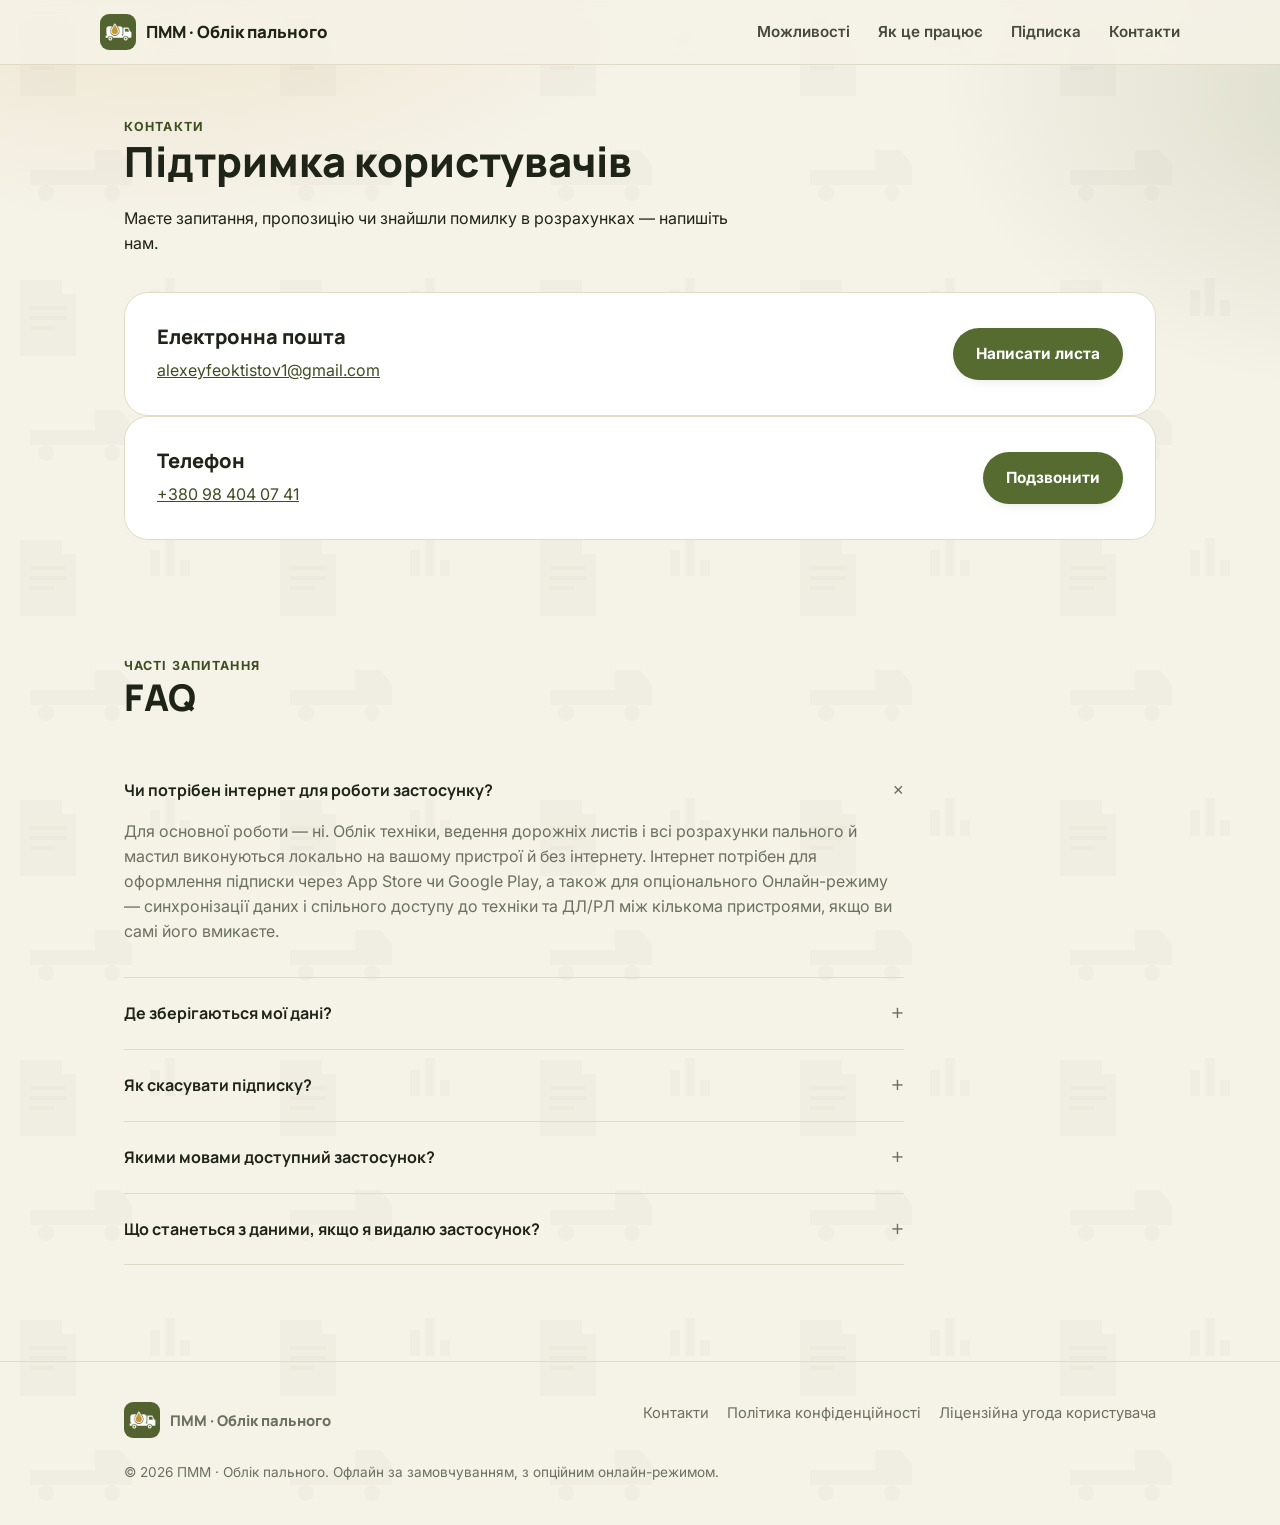
<file: contacts.html>
<!doctype html>
<html lang="uk">
<head>
<meta charset="utf-8">
<meta name="viewport" content="width=device-width, initial-scale=1">
<title>Контакти — ПММ · Облік пального</title>
<meta name="description" content="Зв'яжіться з підтримкою застосунку ПММ (Облік пального) та знайдіть відповіді на часті запитання.">
<link rel="icon" href="assets/img/favicon-32.png" sizes="32x32">
<link rel="apple-touch-icon" href="assets/img/app-icon-192.png">
<link rel="preconnect" href="https://fonts.googleapis.com">
<link rel="preconnect" href="https://fonts.gstatic.com" crossorigin>
<link href="https://fonts.googleapis.com/css2?family=Inter:wght@400;500;600;700;800&family=Manrope:wght@700;800&display=swap" rel="stylesheet">
<link rel="stylesheet" href="assets/css/style.css">
</head>
<body>

<header class="site-header">
  <div class="container site-header__bar">
    <a class="brand" href="index.html">
      <img src="assets/img/app-icon-192.png" alt="">
      ПММ · Облік пального
    </a>
    <button class="nav-toggle" id="navToggle" aria-label="Меню" aria-expanded="false">☰</button>
    <nav class="nav" id="siteNav">
      <a href="index.html#features">Можливості</a>
      <a href="index.html#how">Як це працює</a>
      <a href="index.html#plans">Підписка</a>
      <a href="contacts.html">Контакти</a>
    </nav>
  </div>
</header>

<main>
  <section style="padding-top: 48px;">
    <div class="container">
      <div class="section-head">
        <span class="eyebrow">Контакти</span>
        <h1 style="font-size: clamp(1.8rem, 3vw + 1rem, 2.6rem);">Підтримка користувачів</h1>
        <p>Маєте запитання, пропозицію чи знайшли помилку в розрахунках — напишіть нам.</p>
      </div>

      <div class="contact-card">
        <div>
          <h3>Електронна пошта</h3>
          <p style="margin-bottom:0;">
            <a href="mailto:alexeyfeoktistov1@gmail.com">alexeyfeoktistov1@gmail.com</a>
          </p>
        </div>
        <a class="btn btn-primary" href="mailto:alexeyfeoktistov1@gmail.com">Написати листа</a>
      </div>

      <div class="contact-card">
        <div>
          <h3>Телефон</h3>
          <p style="margin-bottom:0;">
            <a href="tel:+380984040741">+380 98 404 07 41</a>
          </p>
        </div>
        <a class="btn btn-primary" href="tel:+380984040741">Подзвонити</a>
      </div>
    </div>
  </section>

  <section>
    <div class="container">
      <div class="section-head">
        <span class="eyebrow">Часті запитання</span>
        <h2>FAQ</h2>
      </div>

      <div style="max-width: 780px;">
        <details class="faq-item" open>
          <summary>Чи потрібен інтернет для роботи застосунку?</summary>
          <p>Для основної роботи — ні. Облік техніки, ведення дорожніх листів і всі
            розрахунки пального й мастил виконуються локально на вашому пристрої й
            без інтернету. Інтернет потрібен для оформлення підписки через App Store
            чи Google Play, а також для опціонального Онлайн-режиму — синхронізації
            даних і спільного доступу до техніки та ДЛ/РЛ між кількома пристроями,
            якщо ви самі його вмикаєте.</p>
        </details>
        <details class="faq-item">
          <summary>Де зберігаються мої дані?</summary>
          <p>За замовчуванням — лише локально на вашому пристрої, у внутрішній базі
            даних застосунку; розробник не має до них доступу. Якщо ви вмикаєте
            Онлайн-режим для синхронізації чи спільного доступу, копія цих даних
            додатково зберігається на захищеному сервері — вимкнути Онлайн-режим і
            видалити серверну копію можна будь-коли в меню застосунку.</p>
        </details>
        <details class="faq-item">
          <summary>Як скасувати підписку?</summary>
          <p>Підписка керується через ваш обліковий запис App Store (Apple) або
            Google Play (Google) у розділі підписок — не в самому застосунку.</p>
        </details>
        <details class="faq-item">
          <summary>Якими мовами доступний застосунок?</summary>
          <p>Наразі лише українською.</p>
        </details>
        <details class="faq-item">
          <summary>Що станеться з даними, якщо я видалю застосунок?</summary>
          <p>Дані, що зберігаються лише локально, видаляються разом із застосунком
            повністю й безповоротно. Якщо був увімкнений Онлайн-режим, синхронізована
            копія лишається на сервері — щоб видалити і її, зробіть це в меню
            застосунку до видалення самого застосунку. Рекомендуємо заздалегідь
            експортувати важливі документи.</p>
        </details>
      </div>
    </div>
  </section>
</main>

<footer class="site-footer">
  <div class="container">
    <div class="site-footer__grid">
      <a class="brand" href="index.html">
        <img src="assets/img/app-icon-192.png" alt="">
        ПММ · Облік пального
      </a>
      <nav>
        <a href="contacts.html">Контакти</a>
        <a href="privacy.html">Політика конфіденційності</a>
        <a href="terms.html">Ліцензійна угода користувача</a>
      </nav>
    </div>
    <p class="site-footer__meta">© 2026 ПММ · Облік пального. Офлайн за замовчуванням, з опційним онлайн-режимом.</p>
  </div>
</footer>

<script>
  const navToggle = document.getElementById('navToggle');
  const siteNav = document.getElementById('siteNav');
  navToggle.addEventListener('click', () => {
    const isOpen = siteNav.classList.toggle('is-open');
    navToggle.setAttribute('aria-expanded', String(isOpen));
  });
</script>
</body>
</html>
</file>
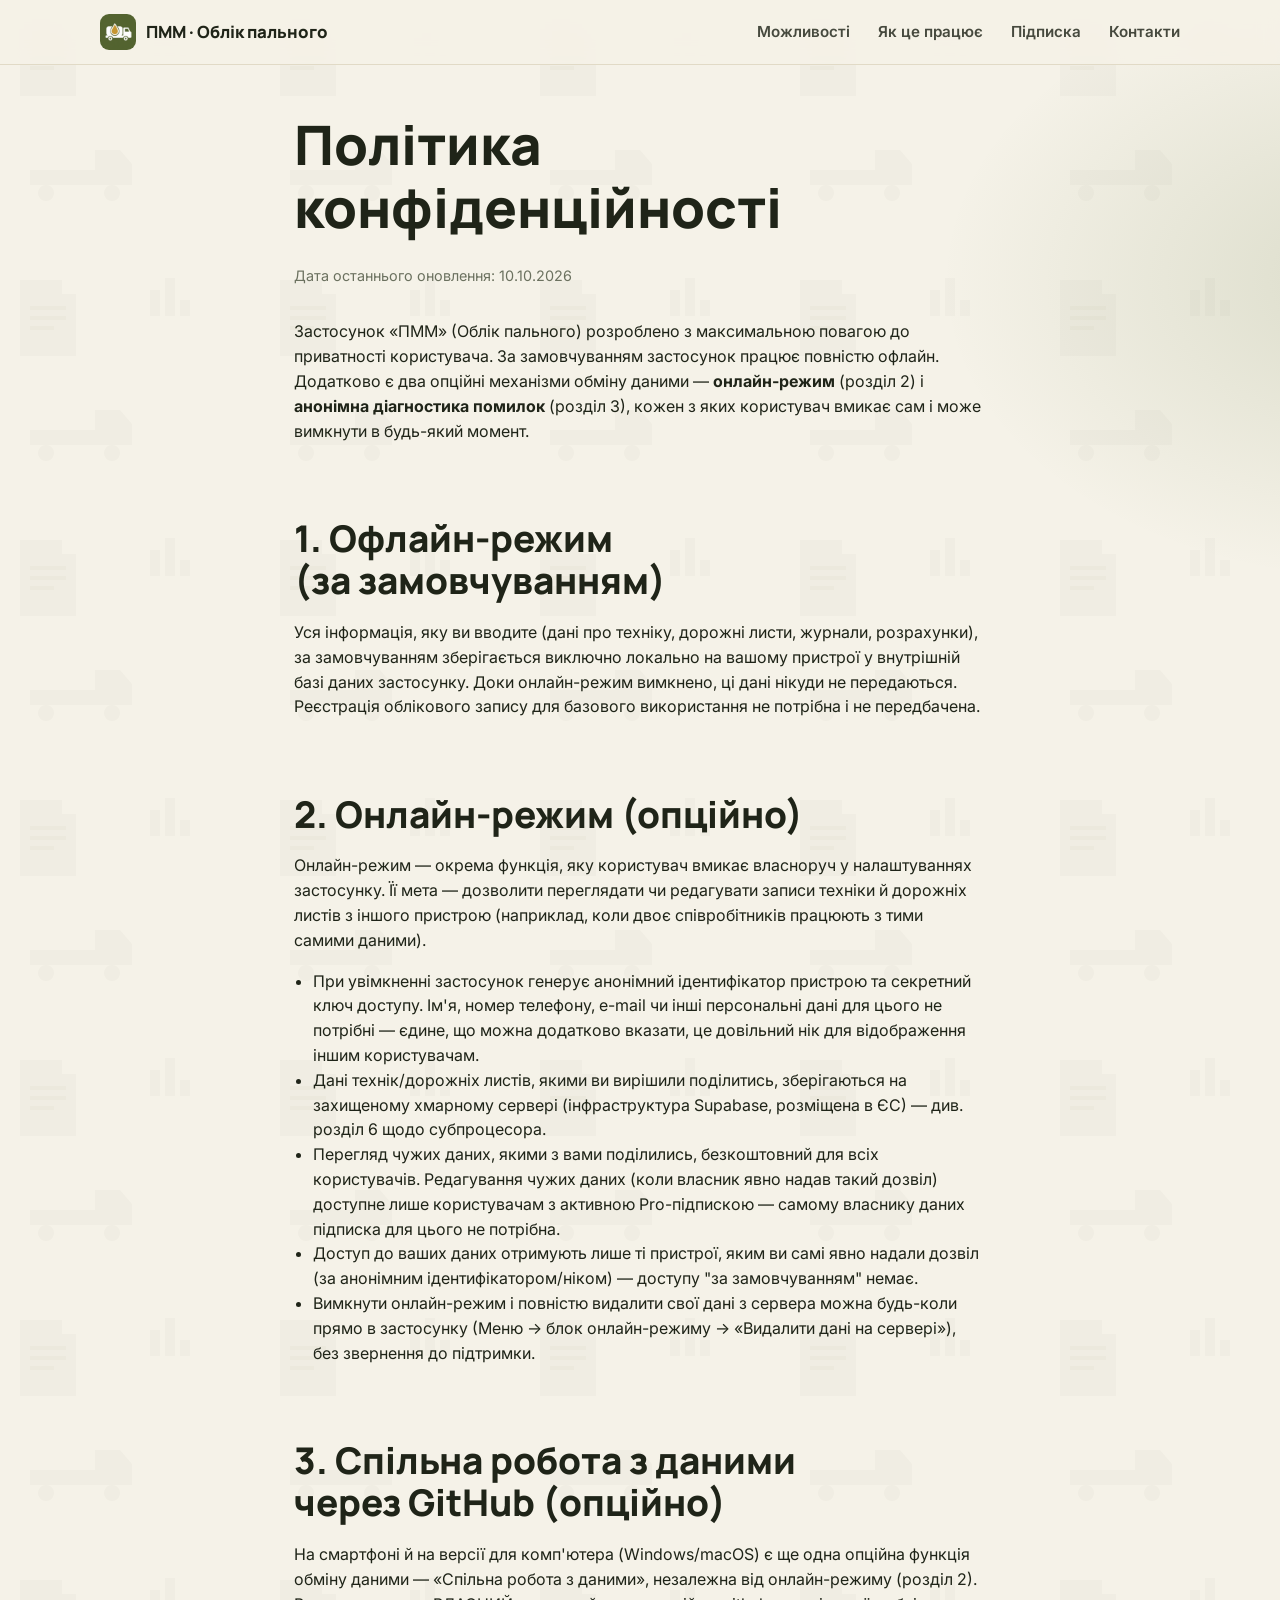
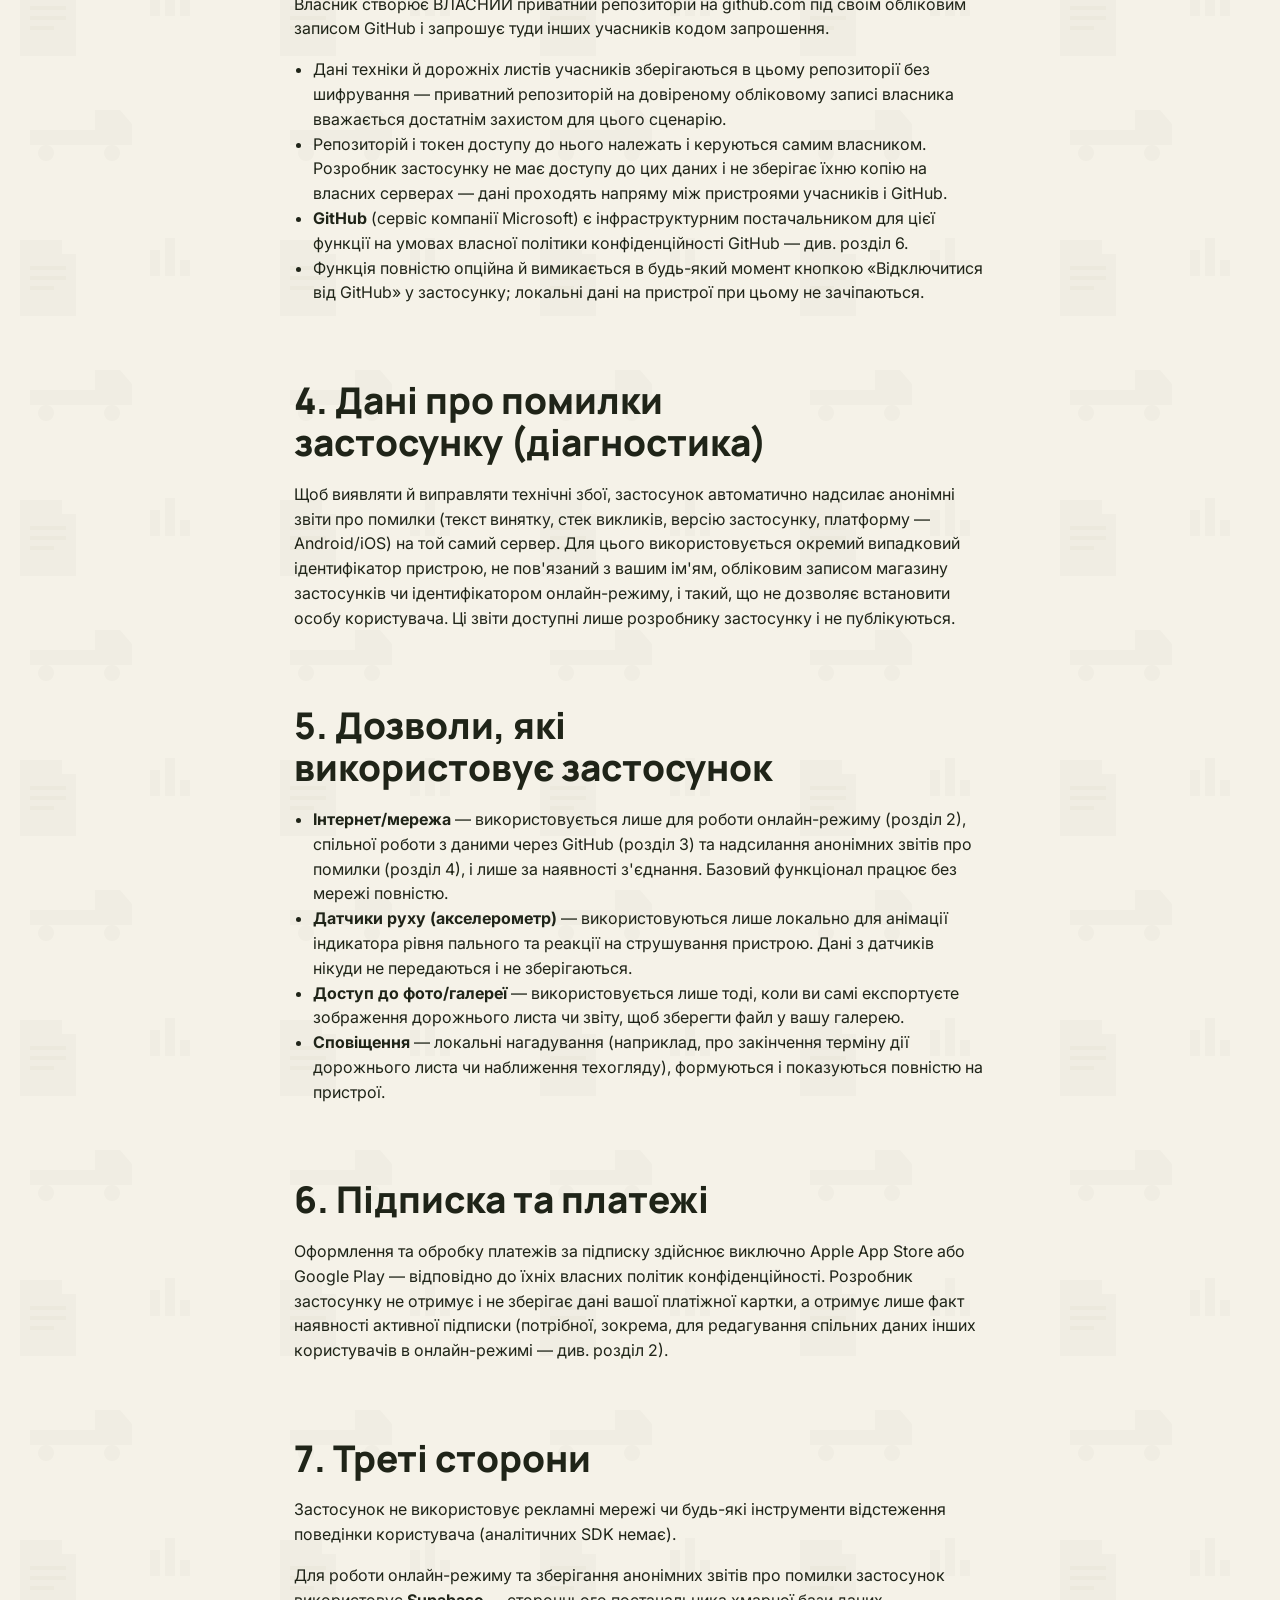
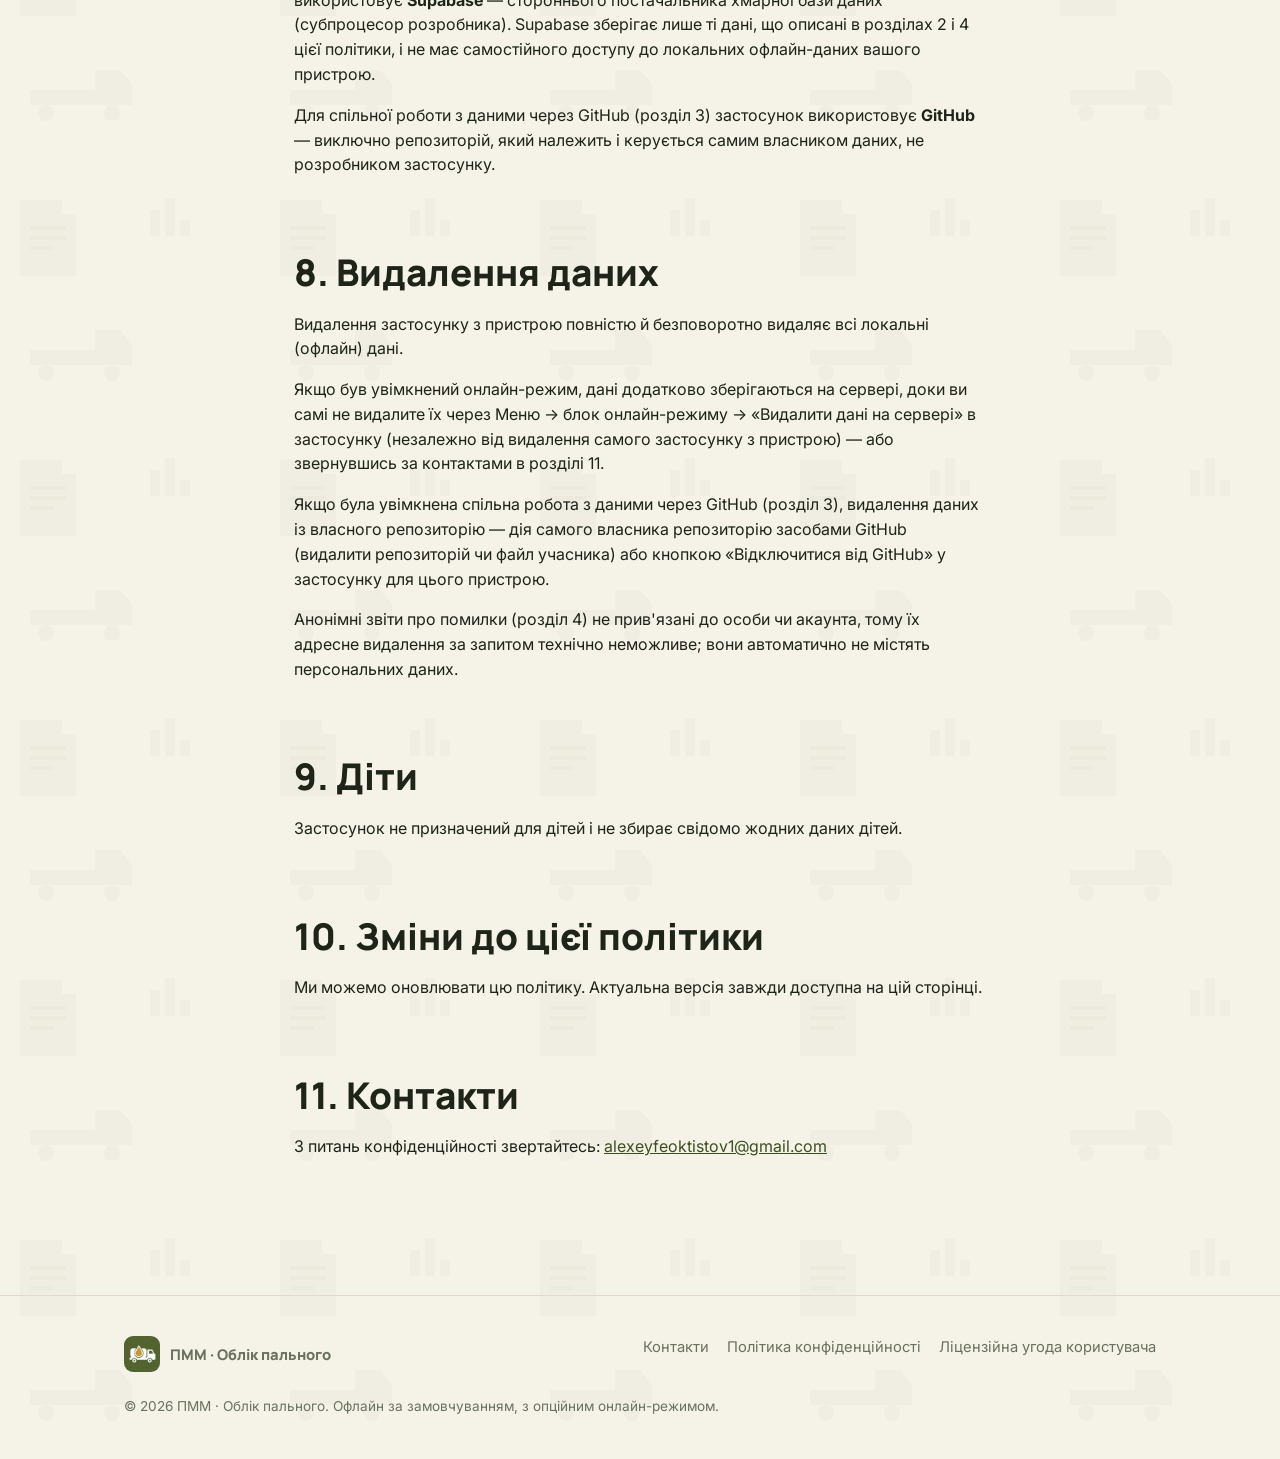
<file: privacy.html>
<!doctype html>
<html lang="uk">
<head>
<meta charset="utf-8">
<meta name="viewport" content="width=device-width, initial-scale=1">
<title>Політика конфіденційності — ПММ · Облік пального</title>
<meta name="description" content="Політика конфіденційності застосунку ПММ (Облік пального): офлайн-режим за замовчуванням, опційний онлайн-режим для спільного доступу, анонімна діагностика помилок.">
<link rel="icon" href="assets/img/favicon-32.png" sizes="32x32">
<link rel="apple-touch-icon" href="assets/img/app-icon-192.png">
<link rel="preconnect" href="https://fonts.googleapis.com">
<link rel="preconnect" href="https://fonts.gstatic.com" crossorigin>
<link href="https://fonts.googleapis.com/css2?family=Inter:wght@400;500;600;700;800&family=Manrope:wght@700;800&display=swap" rel="stylesheet">
<link rel="stylesheet" href="assets/css/style.css">
</head>
<body>

<header class="site-header">
  <div class="container site-header__bar">
    <a class="brand" href="index.html">
      <img src="assets/img/app-icon-192.png" alt="">
      ПММ · Облік пального
    </a>
    <button class="nav-toggle" id="navToggle" aria-label="Меню" aria-expanded="false">☰</button>
    <nav class="nav" id="siteNav">
      <a href="index.html#features">Можливості</a>
      <a href="index.html#how">Як це працює</a>
      <a href="index.html#plans">Підписка</a>
      <a href="contacts.html">Контакти</a>
    </nav>
  </div>
</header>

<main class="legal">
  <h1>Політика конфіденційності</h1>
  <p class="updated">Дата останнього оновлення: 10.10.2026</p>

  <p>Застосунок «ПММ» (Облік пального) розроблено з максимальною повагою до приватності
    користувача. За замовчуванням застосунок працює повністю офлайн. Додатково є два
    опційні механізми обміну даними — <strong>онлайн-режим</strong> (розділ 2) і
    <strong>анонімна діагностика помилок</strong> (розділ 3), кожен з яких користувач
    вмикає сам і може вимкнути в будь-який момент.</p>

  <h2>1. Офлайн-режим (за замовчуванням)</h2>
  <p>Уся інформація, яку ви вводите (дані про техніку, дорожні листи, журнали, розрахунки),
    за замовчуванням зберігається виключно локально на вашому пристрої у внутрішній базі
    даних застосунку. Доки онлайн-режим вимкнено, ці дані нікуди не передаються.
    Реєстрація облікового запису для базового використання не потрібна і не передбачена.</p>

  <h2>2. Онлайн-режим (опційно)</h2>
  <p>Онлайн-режим — окрема функція, яку користувач вмикає власноруч у налаштуваннях
    застосунку. Її мета — дозволити переглядати чи редагувати записи техніки й дорожніх
    листів з іншого пристрою (наприклад, коли двоє співробітників працюють з тими самими
    даними).</p>
  <ul>
    <li>При увімкненні застосунок генерує анонімний ідентифікатор пристрою та секретний
      ключ доступу. Ім'я, номер телефону, e-mail чи інші персональні дані для цього не
      потрібні — єдине, що можна додатково вказати, це довільний нік для відображення
      іншим користувачам.</li>
    <li>Дані технік/дорожніх листів, якими ви вирішили поділитись, зберігаються на
      захищеному хмарному сервері (інфраструктура Supabase, розміщена в ЄС) — див.
      розділ 6 щодо субпроцесора.</li>
    <li>Перегляд чужих даних, якими з вами поділились, безкоштовний для всіх
      користувачів. Редагування чужих даних (коли власник явно надав такий дозвіл)
      доступне лише користувачам з активною Pro-підпискою — самому власнику даних
      підписка для цього не потрібна.</li>
    <li>Доступ до ваших даних отримують лише ті пристрої, яким ви самі явно надали
      дозвіл (за анонімним ідентифікатором/ніком) — доступу "за замовчуванням" немає.</li>
    <li>Вимкнути онлайн-режим і повністю видалити свої дані з сервера можна будь-коли
      прямо в застосунку (Меню → блок онлайн-режиму → «Видалити дані на сервері»), без
      звернення до підтримки.</li>
  </ul>

  <h2>3. Спільна робота з даними через GitHub (опційно)</h2>
  <p>На смартфоні й на версії для комп'ютера (Windows/macOS) є ще одна опційна
    функція обміну даними — «Спільна робота з даними», незалежна від
    онлайн-режиму (розділ 2). Власник створює ВЛАСНИЙ приватний
    репозиторій на github.com під своїм обліковим записом GitHub і
    запрошує туди інших учасників кодом запрошення.</p>
  <ul>
    <li>Дані техніки й дорожніх листів учасників зберігаються в цьому
      репозиторії без шифрування — приватний репозиторій на довіреному
      обліковому записі власника вважається достатнім захистом для
      цього сценарію.</li>
    <li>Репозиторій і токен доступу до нього належать і керуються самим
      власником. Розробник застосунку не має доступу до цих даних і не
      зберігає їхню копію на власних серверах — дані проходять напряму
      між пристроями учасників і GitHub.</li>
    <li><strong>GitHub</strong> (сервіс компанії Microsoft) є
      інфраструктурним постачальником для цієї функції на умовах власної
      політики конфіденційності GitHub — див. розділ 6.</li>
    <li>Функція повністю опційна й вимикається в будь-який момент кнопкою
      «Відключитися від GitHub» у застосунку; локальні дані на пристрої
      при цьому не зачіпаються.</li>
  </ul>

  <h2>4. Дані про помилки застосунку (діагностика)</h2>
  <p>Щоб виявляти й виправляти технічні збої, застосунок автоматично надсилає анонімні
    звіти про помилки (текст винятку, стек викликів, версію застосунку, платформу —
    Android/iOS) на той самий сервер. Для цього використовується окремий випадковий
    ідентифікатор пристрою, не пов'язаний з вашим ім'ям, обліковим записом магазину
    застосунків чи ідентифікатором онлайн-режиму, і такий, що не дозволяє встановити
    особу користувача. Ці звіти доступні лише розробнику застосунку і не публікуються.</p>

  <h2>5. Дозволи, які використовує застосунок</h2>
  <ul>
    <li><strong>Інтернет/мережа</strong> — використовується лише для роботи онлайн-режиму
      (розділ 2), спільної роботи з даними через GitHub (розділ 3) та надсилання
      анонімних звітів про помилки (розділ 4), і лише за наявності з'єднання.
      Базовий функціонал працює без мережі повністю.</li>
    <li><strong>Датчики руху (акселерометр)</strong> — використовуються лише локально для
      анімації індикатора рівня пального та реакції на струшування пристрою. Дані з
      датчиків нікуди не передаються і не зберігаються.</li>
    <li><strong>Доступ до фото/галереї</strong> — використовується лише тоді, коли ви самі
      експортуєте зображення дорожнього листа чи звіту, щоб зберегти файл у вашу
      галерею.</li>
    <li><strong>Сповіщення</strong> — локальні нагадування (наприклад, про закінчення
      терміну дії дорожнього листа чи наближення техогляду), формуються і показуються
      повністю на пристрої.</li>
  </ul>

  <h2>6. Підписка та платежі</h2>
  <p>Оформлення та обробку платежів за підписку здійснює виключно Apple App Store або
    Google Play — відповідно до їхніх власних політик конфіденційності. Розробник
    застосунку не отримує і не зберігає дані вашої платіжної картки, а отримує лише факт
    наявності активної підписки (потрібної, зокрема, для редагування спільних даних
    інших користувачів в онлайн-режимі — див. розділ 2).</p>

  <h2>7. Треті сторони</h2>
  <p>Застосунок не використовує рекламні мережі чи будь-які інструменти відстеження
    поведінки користувача (аналітичних SDK немає).</p>
  <p>Для роботи онлайн-режиму та зберігання анонімних звітів про помилки застосунок
    використовує <strong>Supabase</strong> — стороннього постачальника хмарної бази
    даних (субпроцесор розробника). Supabase зберігає лише ті дані, що описані в
    розділах 2 і 4 цієї політики, і не має самостійного доступу до локальних офлайн-даних
    вашого пристрою.</p>
  <p>Для спільної роботи з даними через GitHub (розділ 3) застосунок
    використовує <strong>GitHub</strong> — виключно репозиторій, який належить і
    керується самим власником даних, не розробником застосунку.</p>

  <h2>8. Видалення даних</h2>
  <p>Видалення застосунку з пристрою повністю й безповоротно видаляє всі локальні
    (офлайн) дані.</p>
  <p>Якщо був увімкнений онлайн-режим, дані додатково зберігаються на сервері, доки ви
    самі не видалите їх через Меню → блок онлайн-режиму → «Видалити дані на сервері» в
    застосунку (незалежно від видалення самого застосунку з пристрою) — або
    звернувшись за контактами в розділі 11.</p>
  <p>Якщо була увімкнена спільна робота з даними через GitHub (розділ 3), видалення
    даних із власного репозиторію — дія самого власника репозиторію засобами GitHub
    (видалити репозиторій чи файл учасника) або кнопкою «Відключитися від GitHub» у
    застосунку для цього пристрою.</p>
  <p>Анонімні звіти про помилки (розділ 4) не прив'язані до особи чи акаунта, тому їх
    адресне видалення за запитом технічно неможливе; вони автоматично не містять
    персональних даних.</p>

  <h2>9. Діти</h2>
  <p>Застосунок не призначений для дітей і не збирає свідомо жодних даних дітей.</p>

  <h2>10. Зміни до цієї політики</h2>
  <p>Ми можемо оновлювати цю політику. Актуальна версія завжди доступна на цій сторінці.</p>

  <h2>11. Контакти</h2>
  <p>З питань конфіденційності звертайтесь:
    <a href="mailto:alexeyfeoktistov1@gmail.com">alexeyfeoktistov1@gmail.com</a></p>
</main>

<footer class="site-footer">
  <div class="container">
    <div class="site-footer__grid">
      <a class="brand" href="index.html">
        <img src="assets/img/app-icon-192.png" alt="">
        ПММ · Облік пального
      </a>
      <nav>
        <a href="contacts.html">Контакти</a>
        <a href="privacy.html">Політика конфіденційності</a>
        <a href="terms.html">Ліцензійна угода користувача</a>
      </nav>
    </div>
    <p class="site-footer__meta">© 2026 ПММ · Облік пального. Офлайн за замовчуванням, з опційним онлайн-режимом.</p>
  </div>
</footer>

<script>
  const navToggle = document.getElementById('navToggle');
  const siteNav = document.getElementById('siteNav');
  navToggle.addEventListener('click', () => {
    const isOpen = siteNav.classList.toggle('is-open');
    navToggle.setAttribute('aria-expanded', String(isOpen));
  });
</script>
</body>
</html>
</file>
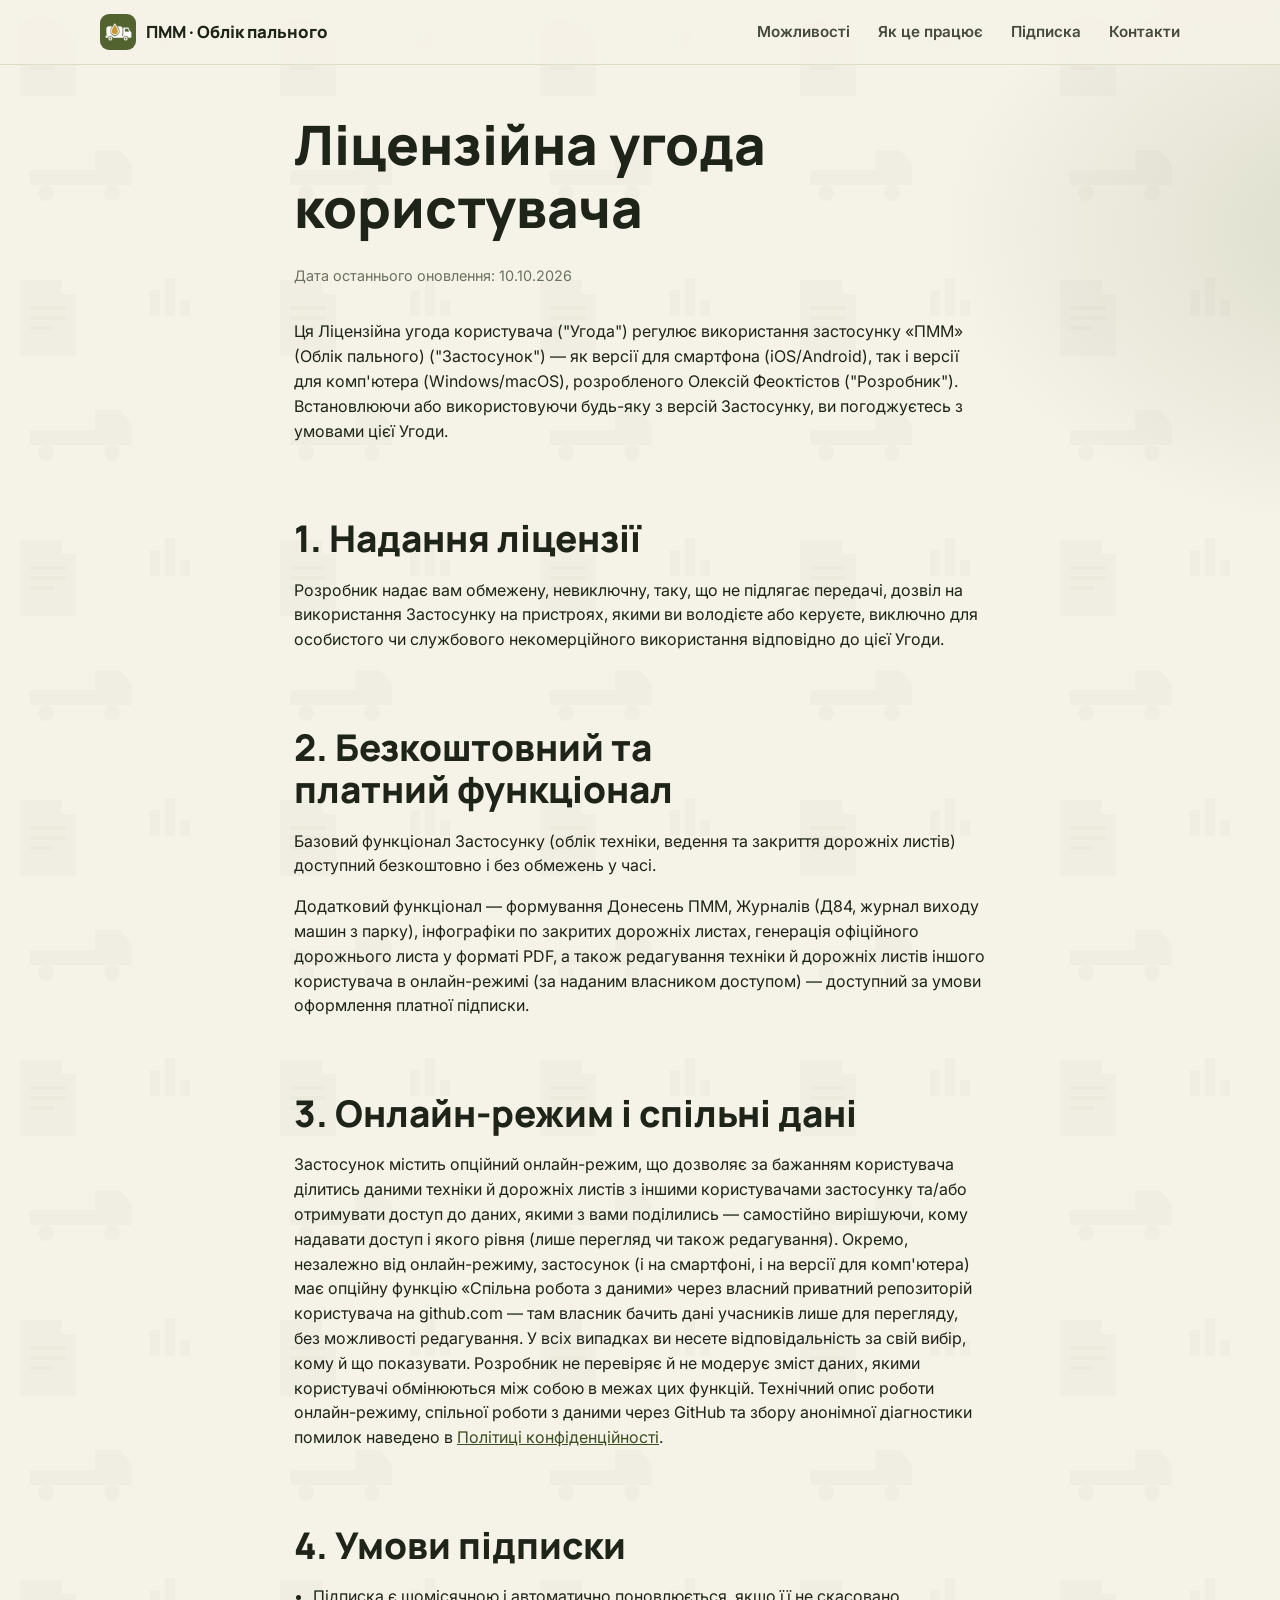
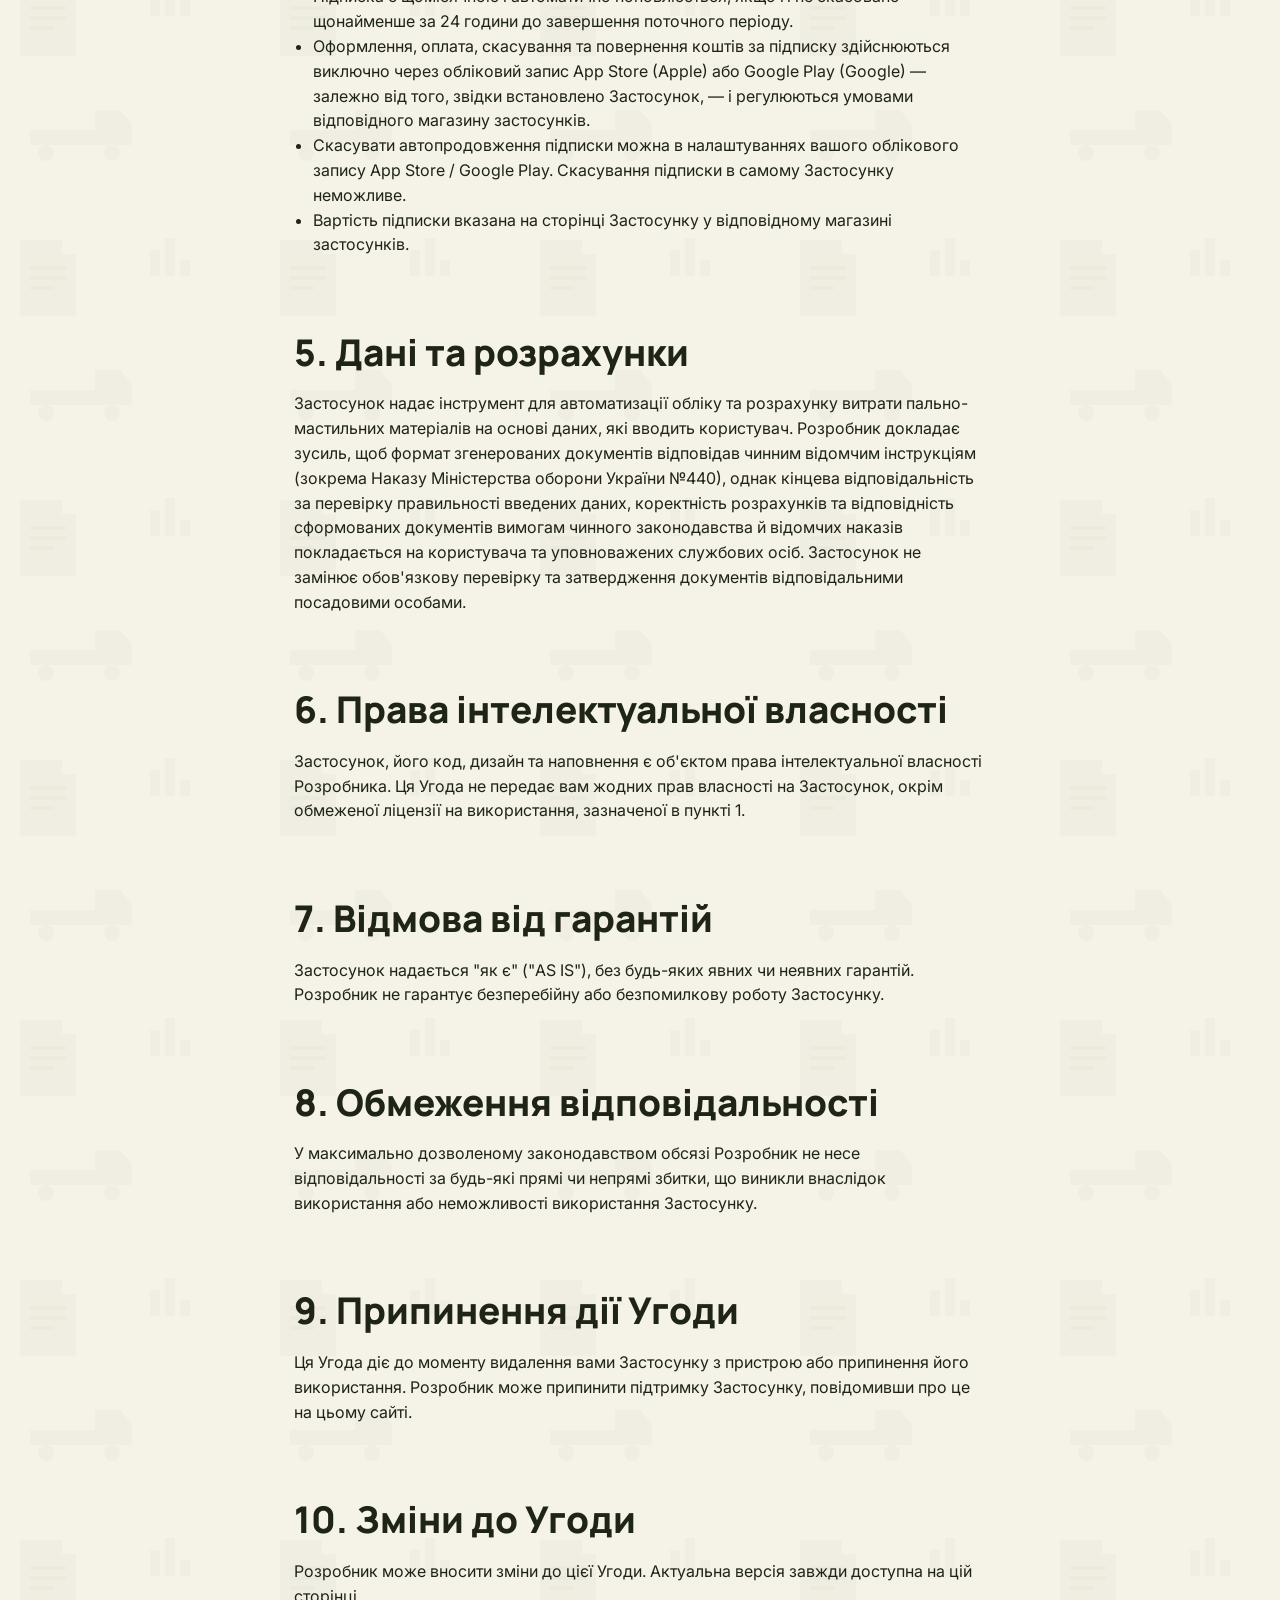
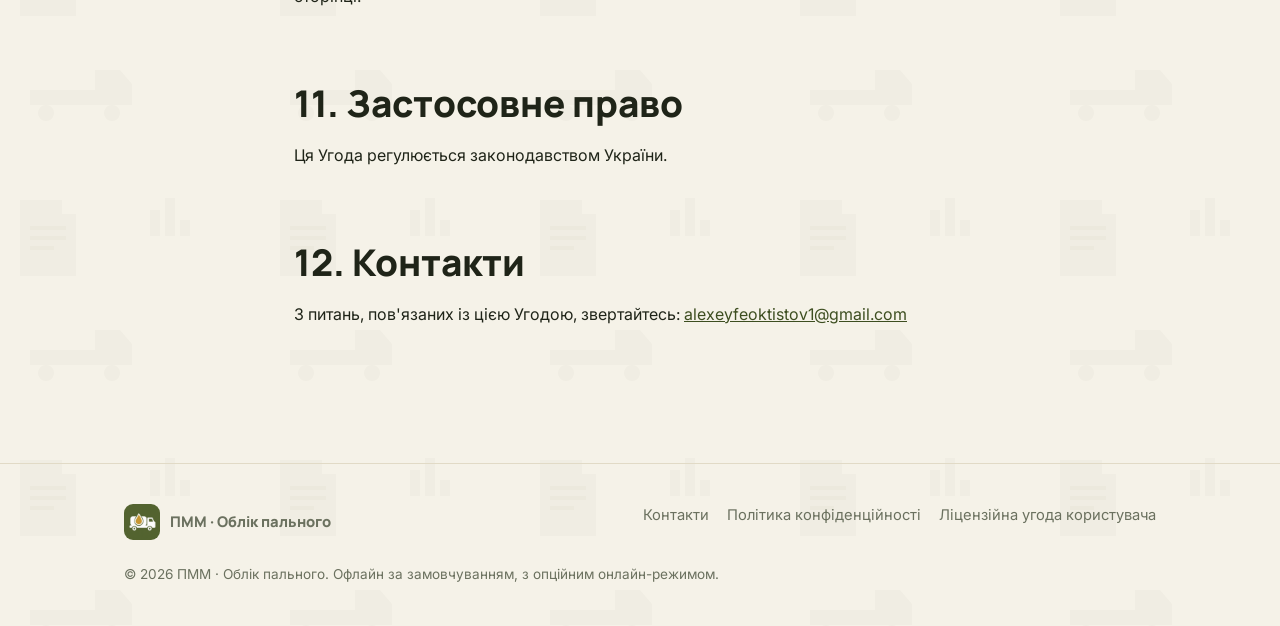
<file: terms.html>
<!doctype html>
<html lang="uk">
<head>
<meta charset="utf-8">
<meta name="viewport" content="width=device-width, initial-scale=1">
<title>Ліцензійна угода користувача — ПММ · Облік пального</title>
<meta name="description" content="Ліцензійна угода користувача (EULA) застосунку ПММ (Облік пального): умови використання, підписка, обмеження відповідальності.">
<link rel="icon" href="assets/img/favicon-32.png" sizes="32x32">
<link rel="apple-touch-icon" href="assets/img/app-icon-192.png">
<link rel="preconnect" href="https://fonts.googleapis.com">
<link rel="preconnect" href="https://fonts.gstatic.com" crossorigin>
<link href="https://fonts.googleapis.com/css2?family=Inter:wght@400;500;600;700;800&family=Manrope:wght@700;800&display=swap" rel="stylesheet">
<link rel="stylesheet" href="assets/css/style.css">
</head>
<body>

<header class="site-header">
  <div class="container site-header__bar">
    <a class="brand" href="index.html">
      <img src="assets/img/app-icon-192.png" alt="">
      ПММ · Облік пального
    </a>
    <button class="nav-toggle" id="navToggle" aria-label="Меню" aria-expanded="false">☰</button>
    <nav class="nav" id="siteNav">
      <a href="index.html#features">Можливості</a>
      <a href="index.html#how">Як це працює</a>
      <a href="index.html#plans">Підписка</a>
      <a href="contacts.html">Контакти</a>
    </nav>
  </div>
</header>

<main class="legal">
  <h1>Ліцензійна угода користувача</h1>
  <p class="updated">Дата останнього оновлення: 10.10.2026</p>

  <p>Ця Ліцензійна угода користувача ("Угода") регулює використання застосунку
    «ПММ» (Облік пального) ("Застосунок") — як версії для смартфона (iOS/Android), так
    і версії для комп'ютера (Windows/macOS), розробленого
    Олексій Феоктістов ("Розробник"). Встановлюючи
    або використовуючи будь-яку з версій Застосунку, ви погоджуєтесь з умовами цієї
    Угоди.</p>

  <h2>1. Надання ліцензії</h2>
  <p>Розробник надає вам обмежену, невиключну, таку, що не підлягає передачі, дозвіл на
    використання Застосунку на пристроях, якими ви володієте або керуєте, виключно для
    особистого чи службового некомерційного використання відповідно до цієї Угоди.</p>

  <h2>2. Безкоштовний та платний функціонал</h2>
  <p>Базовий функціонал Застосунку (облік техніки, ведення та закриття дорожніх листів)
    доступний безкоштовно і без обмежень у часі.</p>
  <p>Додатковий функціонал — формування Донесень ПММ, Журналів (Д84, журнал виходу машин
    з парку), інфографіки по закритих дорожніх листах, генерація офіційного дорожнього
    листа у форматі PDF, а також редагування техніки й дорожніх листів іншого
    користувача в онлайн-режимі (за наданим власником доступом) — доступний за умови
    оформлення платної підписки.</p>

  <h2>3. Онлайн-режим і спільні дані</h2>
  <p>Застосунок містить опційний онлайн-режим, що дозволяє за бажанням користувача
    ділитись даними техніки й дорожніх листів з іншими користувачами застосунку та/або
    отримувати доступ до даних, якими з вами поділились — самостійно вирішуючи, кому
    надавати доступ і якого рівня (лише перегляд чи також редагування). Окремо,
    незалежно від онлайн-режиму, застосунок (і на смартфоні, і на версії для
    комп'ютера) має опційну функцію «Спільна робота з даними» через власний
    приватний репозиторій користувача на github.com — там власник бачить дані
    учасників лише для перегляду, без можливості редагування. У всіх випадках ви
    несете відповідальність за свій вибір, кому й що показувати. Розробник не
    перевіряє й не модерує зміст даних, якими користувачі обмінюються між собою в
    межах цих функцій. Технічний опис роботи онлайн-режиму, спільної роботи з даними
    через GitHub та збору анонімної діагностики помилок наведено в
    <a href="privacy.html">Політиці конфіденційності</a>.</p>

  <h2>4. Умови підписки</h2>
  <ul>
    <li>Підписка є щомісячною і автоматично поновлюється, якщо її не скасовано щонайменше
      за 24 години до завершення поточного періоду.</li>
    <li>Оформлення, оплата, скасування та повернення коштів за підписку здійснюються
      виключно через обліковий запис App Store (Apple) або Google Play (Google) —
      залежно від того, звідки встановлено Застосунок, — і регулюються умовами
      відповідного магазину застосунків.</li>
    <li>Скасувати автопродовження підписки можна в налаштуваннях вашого облікового запису
      App Store / Google Play. Скасування підписки в самому Застосунку неможливе.</li>
    <li>Вартість підписки вказана на сторінці Застосунку у відповідному магазині
      застосунків.</li>
  </ul>

  <h2>5. Дані та розрахунки</h2>
  <p>Застосунок надає інструмент для автоматизації обліку та розрахунку витрати
    пально-мастильних матеріалів на основі даних, які вводить користувач. Розробник
    докладає зусиль, щоб формат згенерованих документів відповідав чинним відомчим
    інструкціям (зокрема Наказу Міністерства оборони України №440), однак кінцева
    відповідальність за перевірку правильності введених даних, коректність розрахунків
    та відповідність сформованих документів вимогам чинного законодавства й відомчих
    наказів покладається на користувача та уповноважених службових осіб. Застосунок не
    замінює обов'язкову перевірку та затвердження документів відповідальними посадовими
    особами.</p>

  <h2>6. Права інтелектуальної власності</h2>
  <p>Застосунок, його код, дизайн та наповнення є об'єктом права інтелектуальної власності
    Розробника. Ця Угода не передає вам жодних прав власності на Застосунок, окрім
    обмеженої ліцензії на використання, зазначеної в пункті 1.</p>

  <h2>7. Відмова від гарантій</h2>
  <p>Застосунок надається "як є" ("AS IS"), без будь-яких явних чи неявних гарантій.
    Розробник не гарантує безперебійну або безпомилкову роботу Застосунку.</p>

  <h2>8. Обмеження відповідальності</h2>
  <p>У максимально дозволеному законодавством обсязі Розробник не несе відповідальності
    за будь-які прямі чи непрямі збитки, що виникли внаслідок використання або
    неможливості використання Застосунку.</p>

  <h2>9. Припинення дії Угоди</h2>
  <p>Ця Угода діє до моменту видалення вами Застосунку з пристрою або припинення його
    використання. Розробник може припинити підтримку Застосунку, повідомивши про це на
    цьому сайті.</p>

  <h2>10. Зміни до Угоди</h2>
  <p>Розробник може вносити зміни до цієї Угоди. Актуальна версія завжди доступна на цій
    сторінці.</p>

  <h2>11. Застосовне право</h2>
  <p>Ця Угода регулюється законодавством України.</p>

  <h2>12. Контакти</h2>
  <p>З питань, пов'язаних із цією Угодою, звертайтесь:
    <a href="mailto:alexeyfeoktistov1@gmail.com">alexeyfeoktistov1@gmail.com</a></p>
</main>

<footer class="site-footer">
  <div class="container">
    <div class="site-footer__grid">
      <a class="brand" href="index.html">
        <img src="assets/img/app-icon-192.png" alt="">
        ПММ · Облік пального
      </a>
      <nav>
        <a href="contacts.html">Контакти</a>
        <a href="privacy.html">Політика конфіденційності</a>
        <a href="terms.html">Ліцензійна угода користувача</a>
      </nav>
    </div>
    <p class="site-footer__meta">© 2026 ПММ · Облік пального. Офлайн за замовчуванням, з опційним онлайн-режимом.</p>
  </div>
</footer>

<script>
  const navToggle = document.getElementById('navToggle');
  const siteNav = document.getElementById('siteNav');
  navToggle.addEventListener('click', () => {
    const isOpen = siteNav.classList.toggle('is-open');
    navToggle.setAttribute('aria-expanded', String(isOpen));
  });
</script>
</body>
</html>
</file>
<file: assets/css/style.css>
/* ПММ (Облік пального) — сайт застосунку.
   Палітра й тон навмисно повторюють сам застосунок: єдина світла тема,
   без перемикання на темний режим (застосунок теж завжди світлий). */

:root {
  --color-bg: #F5F2E8;
  --color-surface: #FFFFFF;
  --color-surface-alt: #FBF9F2;
  --color-primary: #556B2F;
  --color-primary-dark: #3D4E20;
  --color-ink: #1F2418;
  --color-muted: #6B715F;
  --color-accent: #C59B3B;
  --color-accent-dark: #A87F2B;
  --color-outline: #E1DAC6;
  --color-outline-strong: #D9D2BD;
  --color-danger: #A6402F;

  --radius-lg: 24px;
  --radius-md: 16px;
  --radius-sm: 10px;

  --shadow-card: 0 12px 28px -18px rgba(31, 36, 24, 0.35);
  --shadow-soft: 0 4px 14px -8px rgba(31, 36, 24, 0.25);

  --content-width: 1080px;

  --font-display: "Manrope", "Inter", system-ui, sans-serif;
  --font-body: "Inter", system-ui, -apple-system, sans-serif;
}

* {
  box-sizing: border-box;
}

html {
  scroll-behavior: smooth;
}

@media (prefers-reduced-motion: reduce) {
  html {
    scroll-behavior: auto;
  }
  * {
    animation-duration: 0.001ms !important;
    transition-duration: 0.001ms !important;
  }
}

body {
  margin: 0;
  /* Преміальна тематична підкладка: ПРЯМО про предмет застосунку —
     документ (дорожній лист), графік розрахунку й силует вантажної
     техніки — повторені ледь помітним візерунком (як захисний водяний
     знак на офіційному бланку обліку — те саме смислове поле, що й сам
     застосунок: техніка, облік, розрахунки), плюс два м'яких
     золото/оливкових підсвічування (кольори бренду) по кутах замість
     плаского кольору. */
  background:
    radial-gradient(900px 560px at 12% -8%, rgba(197, 155, 59, 0.2), transparent 62%),
    radial-gradient(760px 520px at 108% 6%, rgba(85, 107, 47, 0.16), transparent 58%),
    url('data:image/svg+xml;utf8,%3Csvg%20xmlns%3D%22http%3A//www.w3.org/2000/svg%22%20width%3D%22260%22%20height%3D%22260%22%20viewBox%3D%220%200%20260%20260%22%3E%0A%20%20%3Cg%20fill%3D%22%233D4E20%22%20fill-opacity%3D%220.028%22%3E%0A%20%20%20%20%3C%21--%20%D0%94%D0%BE%D0%BA%D1%83%D0%BC%D0%B5%D0%BD%D1%82%20%28%D0%B4%D0%BE%D1%80%D0%BE%D0%B6%D0%BD%D1%96%D0%B9%20%D0%BB%D0%B8%D1%81%D1%82%29%3A%20%D0%B0%D1%80%D0%BA%D1%83%D1%88%20%D1%96%D0%B7%20%D0%B7%D0%B0%D0%B3%D0%BD%D1%83%D1%82%D0%B8%D0%BC%20%D0%BA%D1%83%D1%82%D0%BE%D0%BC%20%D1%96%20%D1%80%D1%8F%D0%B4%D0%BA%D0%B0%D0%BC%D0%B8%20--%3E%0A%20%20%20%20%3Cpath%20d%3D%22M20%2C20%20L62%2C20%20L76%2C34%20L76%2C96%20L20%2C96%20Z%20M62%2C20%20L62%2C34%20L76%2C34%20Z%22/%3E%0A%20%20%20%20%3Crect%20x%3D%2230%22%20y%3D%2246%22%20width%3D%2236%22%20height%3D%224%22/%3E%0A%20%20%20%20%3Crect%20x%3D%2230%22%20y%3D%2256%22%20width%3D%2236%22%20height%3D%224%22/%3E%0A%20%20%20%20%3Crect%20x%3D%2230%22%20y%3D%2266%22%20width%3D%2224%22%20height%3D%224%22/%3E%0A%0A%20%20%20%20%3C%21--%20%D0%A0%D0%BE%D0%B7%D1%80%D0%B0%D1%85%D1%83%D0%BD%D0%BE%D0%BA%3A%20%D0%BD%D0%B5%D0%B2%D0%B5%D0%BB%D0%B8%D0%BA%D0%B8%D0%B9%20%D1%81%D1%82%D0%BE%D0%B2%D0%BF%D1%87%D0%B8%D0%BA%D0%BE%D0%B2%D0%B8%D0%B9%20%D0%B3%D1%80%D0%B0%D1%84%D1%96%D0%BA%20--%3E%0A%20%20%20%20%3Crect%20x%3D%22150%22%20y%3D%2230%22%20width%3D%2210%22%20height%3D%2226%22%20/%3E%0A%20%20%20%20%3Crect%20x%3D%22165%22%20y%3D%2218%22%20width%3D%2210%22%20height%3D%2238%22%20/%3E%0A%20%20%20%20%3Crect%20x%3D%22180%22%20y%3D%2240%22%20width%3D%2210%22%20height%3D%2216%22%20/%3E%0A%0A%20%20%20%20%3C%21--%20%D0%92%D0%B0%D0%BD%D1%82%D0%B0%D0%B6%D0%BD%D0%B0%20%D1%82%D0%B5%D1%85%D0%BD%D1%96%D0%BA%D0%B0%3A%20%D1%81%D0%B8%D0%BB%D1%83%D0%B5%D1%82%20%D0%B2%D0%B0%D0%BD%D1%82%D0%B0%D0%B6%D1%96%D0%B2%D0%BA%D0%B8%20--%3E%0A%20%20%20%20%3Cpath%20d%3D%22M30%2C170%20L95%2C170%20L95%2C150%20L120%2C150%20L132%2C164%20L132%2C185%20L30%2C185%20Z%0A%20%20%20%20%20%20%20%20%20%20%20%20%20%20M46%2C185%20a8%2C8%200%201%200%200.1%2C0%20Z%0A%20%20%20%20%20%20%20%20%20%20%20%20%20%20M112%2C185%20a8%2C8%200%201%200%200.1%2C0%20Z%22%0A%20%20%20%20%20%20%20%20%20%20fill-rule%3D%22evenodd%22/%3E%0A%20%20%3C/g%3E%0A%3C/svg%3E%0A') 0 0/260px 260px repeat,
    var(--color-bg);
  color: var(--color-ink);
  font-family: var(--font-body);
  font-size: 16px;
  line-height: 1.55;
  -webkit-font-smoothing: antialiased;
}

img {
  max-width: 100%;
  display: block;
}

a {
  color: var(--color-primary-dark);
}

h1, h2, h3, h4 {
  font-family: var(--font-display);
  font-weight: 800;
  line-height: 1.15;
  margin: 0 0 0.5em;
  text-wrap: balance;
  color: var(--color-ink);
}

h1 { font-size: clamp(2.1rem, 4vw + 1rem, 3.4rem); }
h2 { font-size: clamp(1.6rem, 2.4vw + 1rem, 2.3rem); }
h3 { font-size: 1.25rem; }

p {
  margin: 0 0 1em;
}

.container {
  width: 100%;
  max-width: var(--content-width);
  margin: 0 auto;
  padding: 0 24px;
}

.eyebrow {
  display: inline-flex;
  flex-wrap: wrap;
  align-items: center;
  gap: 4px 8px;
  max-width: 100%;
  font-size: 0.78rem;
  font-weight: 700;
  letter-spacing: 0.09em;
  text-transform: uppercase;
  color: var(--color-primary-dark);
}

/* ---------- Header ---------- */

.site-header {
  position: sticky;
  top: 0;
  z-index: 40;
  background: rgba(245, 242, 232, 0.88);
  backdrop-filter: saturate(140%) blur(10px);
  border-bottom: 1px solid var(--color-outline);
}

.site-header__bar {
  display: flex;
  align-items: center;
  justify-content: space-between;
  gap: 16px;
  padding: 14px 0;
}

.brand {
  display: flex;
  align-items: center;
  gap: 10px;
  font-family: var(--font-display);
  font-weight: 800;
  font-size: 1.05rem;
  color: var(--color-ink);
  text-decoration: none;
}

.brand img {
  width: 36px;
  height: 36px;
  border-radius: 9px;
}

.site-header__brand-group {
  display: flex;
  align-items: center;
  gap: 12px;
}

/* Окремий прапор України в шапці — самостійний елемент, не рамка й не
   декорація іконки. Ті самі кольори/ефект, що й у застосунку (бічна
   панель ПК-версії): синя смуга зверху, жовта знизу, рівно 50/50, з
   повільним діагональним "шовковим" мерехтінням. */
.ua-flag-badge {
  position: relative;
  display: inline-block;
  width: 108px; /* 3× від 36px */
  height: 64px; /* впритул до верхнього й нижнього країв шапки */
  /* вертикально: компенсує padding: 14px 0 у .site-header__bar (вихід
     за межі звичайного блоку аж до країв смуги шапки); горизонтально:
     зсуває ліву межу так, щоб уся додана ширина росла ВЛІВО, а права
     межа лишалась на місці біля іконки */
  margin: -14px 0 -14px -72px;
  border-radius: 6px;
  background: linear-gradient(to bottom, #0057B7 50%, #FFD700 50%);
  box-shadow: 0 2px 6px rgba(0, 87, 183, 0.25);
  overflow: hidden;
  flex-shrink: 0;
}

.ua-flag-badge::after {
  content: "";
  position: absolute;
  inset: -60%;
  background: linear-gradient(
    115deg,
    transparent 35%,
    rgba(255, 255, 255, 0.5) 50%,
    transparent 65%
  );
  animation: uaFlagShimmer 7s ease-in-out infinite;
  pointer-events: none;
}

@keyframes uaFlagShimmer {
  0%, 100% { transform: translateX(-25%); }
  50% { transform: translateX(25%); }
}

@media (prefers-reduced-motion: reduce) {
  .ua-flag-badge::after {
    animation: none;
  }
}

.nav {
  display: flex;
  align-items: center;
  gap: 28px;
}

.nav a {
  color: var(--color-ink);
  text-decoration: none;
  font-weight: 600;
  font-size: 0.95rem;
  opacity: 0.82;
}

.nav a:hover {
  opacity: 1;
}

.nav-toggle {
  display: none;
}

@media (max-width: 760px) {
  .nav {
    position: absolute;
    top: 100%;
    left: 0;
    right: 0;
    background: var(--color-surface);
    border-bottom: 1px solid var(--color-outline);
    flex-direction: column;
    align-items: flex-start;
    gap: 4px;
    padding: 8px 24px 18px;
    display: none;
  }
  .nav.is-open {
    display: flex;
  }
  .nav a {
    padding: 10px 0;
    width: 100%;
  }
  .nav-toggle {
    display: inline-flex;
    align-items: center;
    justify-content: center;
    width: 40px;
    height: 40px;
    border-radius: 10px;
    border: 1px solid var(--color-outline-strong);
    background: var(--color-surface);
    cursor: pointer;
  }
}

/* ---------- Buttons ---------- */

.btn {
  display: inline-flex;
  align-items: center;
  justify-content: center;
  gap: 8px;
  padding: 13px 22px;
  border-radius: 999px;
  font-weight: 700;
  font-size: 0.96rem;
  text-decoration: none;
  border: 1px solid transparent;
  cursor: pointer;
  transition: transform 0.15s ease, box-shadow 0.15s ease;
}

.btn:hover {
  transform: translateY(-1px);
}

.btn-primary {
  background: var(--color-primary);
  color: #fff;
  box-shadow: var(--shadow-soft);
}

.btn-secondary {
  background: transparent;
  color: var(--color-ink);
  border-color: var(--color-outline-strong);
}

.btn-store {
  background: var(--color-ink);
  color: #fff;
  padding: 10px 20px 10px 16px;
  gap: 10px;
  box-shadow: var(--shadow-soft);
}

.btn-store:hover {
  background: var(--color-primary-dark);
}

.btn-store__icon {
  width: 26px;
  height: 26px;
  flex-shrink: 0;
}

.btn-store__text {
  display: flex;
  flex-direction: column;
  align-items: flex-start;
  line-height: 1.2;
  font-size: 0.95rem;
}

.btn-store__text small {
  font-size: 0.66rem;
  font-weight: 500;
  opacity: 0.82;
}

.btn-store--soon {
  opacity: 0.55;
  cursor: default;
  pointer-events: none;
  box-shadow: none;
}

.btn-row {
  display: flex;
  flex-wrap: wrap;
  gap: 14px;
}

/* ---------- Hero ---------- */

.hero {
  padding: 64px 0 40px;
}

.hero__grid {
  display: grid;
  grid-template-columns: 1.15fr 0.85fr;
  gap: 48px;
  align-items: center;
}

@media (max-width: 860px) {
  .hero__grid {
    grid-template-columns: 1fr;
    text-align: center;
  }
  .hero .btn-row, .hero .eyebrow {
    justify-content: center;
  }
}

.hero p.lead {
  font-size: 1.15rem;
  color: var(--color-muted);
  max-width: 46ch;
}

@media (max-width: 860px) {
  .hero p.lead { margin-inline: auto; }
}

/* Три екрани застосунку, віялом один поверх одного — класична преміальна
   подача для лендінгу: центральний на повний зріст, два бічних трохи
   менші, повернуті й присунуті позаду, з м'якою тінню для глибини. */
.hero__art {
  position: relative;
  min-height: 460px;
  display: flex;
  align-items: center;
  justify-content: center;
}

.hero__shot {
  position: absolute;
  width: min(230px, 52vw);
  border-radius: 32px;
  box-shadow: 0 30px 60px -20px rgba(31, 36, 24, 0.35), var(--shadow-card);
  border: 1px solid rgba(255, 255, 255, 0.6);
}

.hero__shot--left {
  transform: rotate(-9deg) translate(-78%, 6%);
  z-index: 1;
  opacity: 0.94;
}

.hero__shot--right {
  transform: rotate(9deg) translate(78%, 10%);
  z-index: 1;
  opacity: 0.94;
}

.hero__shot--front {
  position: relative;
  z-index: 2;
  width: min(250px, 56vw);
}

@media (max-width: 860px) {
  .hero__art { min-height: 380px; }
  .hero__shot--left { transform: rotate(-9deg) translate(-62%, 6%); }
  .hero__shot--right { transform: rotate(9deg) translate(62%, 10%); }
}

/* ---------- Sections ---------- */

section {
  padding: 56px 0;
}

/* "Онлайн-режим" і "Спільна робота (GitHub)" — два варіанти одного й того
   самого вибору ("два способи спільної роботи"), йдуть один за одним без
   проміжної секції між ними, тож стандартні 56px+56px зверху-знизу обох
   зайво розносили їх одна від одної. */
#online-mode {
  padding-bottom: 24px;
}

#git-sync {
  padding-top: 24px;
}

.section-head {
  max-width: 62ch;
  margin-bottom: 36px;
}

@media (max-width: 760px) {
  .section-head { margin-inline: auto; text-align: center; }
}

/* ---------- Feature cards ---------- */

.grid-2 {
  display: grid;
  grid-template-columns: repeat(2, 1fr);
  gap: 20px;
}

.grid-3 {
  display: grid;
  grid-template-columns: repeat(3, 1fr);
  gap: 20px;
}

@media (max-width: 760px) {
  .grid-2, .grid-3 {
    grid-template-columns: 1fr;
  }
}

.card {
  background: var(--color-surface);
  border: 1px solid var(--color-outline);
  border-radius: var(--radius-md);
  padding: 24px;
}

.plan-card {
  background: var(--color-surface);
  border: 1px solid var(--color-outline);
  border-radius: var(--radius-lg);
  padding: 32px;
}

.plan-card--pro {
  border-color: var(--color-accent);
  background: linear-gradient(180deg, #FFFDF6 0%, #FFF8E9 100%);
}

.plan-card h3 {
  display: flex;
  align-items: center;
  gap: 10px;
}

.badge {
  display: inline-block;
  font-size: 0.72rem;
  font-weight: 800;
  letter-spacing: 0.04em;
  text-transform: uppercase;
  padding: 4px 10px;
  border-radius: 999px;
  background: var(--color-accent);
  color: #fff;
}

.badge--free {
  background: var(--color-primary);
}

.feature-list {
  list-style: none;
  margin: 18px 0 0;
  padding: 0;
  display: flex;
  flex-direction: column;
  gap: 12px;
}

.feature-list li {
  display: flex;
  gap: 10px;
  align-items: flex-start;
  color: var(--color-ink);
}

.feature-list li::before {
  content: "";
  flex: none;
  width: 8px;
  height: 8px;
  margin-top: 8px;
  border-radius: 50%;
  background: var(--color-accent);
}

.plan-card--pro .feature-list li::before {
  background: var(--color-primary);
}

/* ---------- Steps ---------- */

.steps {
  display: grid;
  grid-template-columns: repeat(4, 1fr);
  gap: 20px;
}

@media (max-width: 860px) {
  .steps { grid-template-columns: repeat(2, 1fr); }
}
@media (max-width: 520px) {
  .steps { grid-template-columns: 1fr; }
}

.step {
  position: relative;
  padding-top: 8px;
}

.step__num {
  display: inline-flex;
  align-items: center;
  justify-content: center;
  width: 34px;
  height: 34px;
  border-radius: 50%;
  background: var(--color-primary);
  color: #fff;
  font-weight: 800;
  font-family: var(--font-display);
  margin-bottom: 14px;
}

/* ---------- FAQ ---------- */

.faq-item {
  border-bottom: 1px solid var(--color-outline);
  padding: 18px 0;
}

.faq-item summary {
  cursor: pointer;
  font-weight: 700;
  font-family: var(--font-display);
  list-style: none;
  display: flex;
  align-items: center;
  justify-content: space-between;
  gap: 12px;
}

.faq-item summary::-webkit-details-marker {
  display: none;
}

.faq-item summary::after {
  content: "+";
  font-size: 1.4rem;
  font-weight: 400;
  color: var(--color-muted);
  transition: transform 0.2s ease;
}

.faq-item[open] summary::after {
  transform: rotate(45deg);
}

.faq-item p {
  margin-top: 12px;
  color: var(--color-muted);
}

/* ---------- Footer ---------- */

.site-footer {
  border-top: 1px solid var(--color-outline);
  padding: 40px 0 28px;
  margin-top: 40px;
}

.site-footer__grid {
  display: flex;
  flex-wrap: wrap;
  justify-content: space-between;
  gap: 24px;
}

.site-footer nav {
  display: flex;
  flex-wrap: wrap;
  gap: 18px;
}

.site-footer a {
  color: var(--color-muted);
  text-decoration: none;
  font-size: 0.92rem;
}

.site-footer a:hover {
  color: var(--color-ink);
}

.site-footer__meta {
  color: var(--color-muted);
  font-size: 0.85rem;
  margin-top: 24px;
}

/* ---------- Legal pages ---------- */

.legal {
  max-width: 74ch;
  margin: 0 auto;
  padding: 48px 24px 80px;
}

.legal h2 {
  margin-top: 2em;
}

.legal .updated {
  color: var(--color-muted);
  font-size: 0.9rem;
  margin-bottom: 2.2em;
}

.legal ul {
  padding-left: 1.2em;
}

.placeholder {
  background: #FBEFD9;
  border: 1px dashed var(--color-accent-dark);
  padding: 1px 6px;
  border-radius: 6px;
  font-size: 0.92em;
}

/* ---------- Contacts ---------- */

.contact-card {
  background: var(--color-surface);
  border: 1px solid var(--color-outline);
  border-radius: var(--radius-lg);
  padding: 32px;
  display: flex;
  flex-wrap: wrap;
  gap: 24px;
  justify-content: space-between;
  align-items: center;
}
</file>
